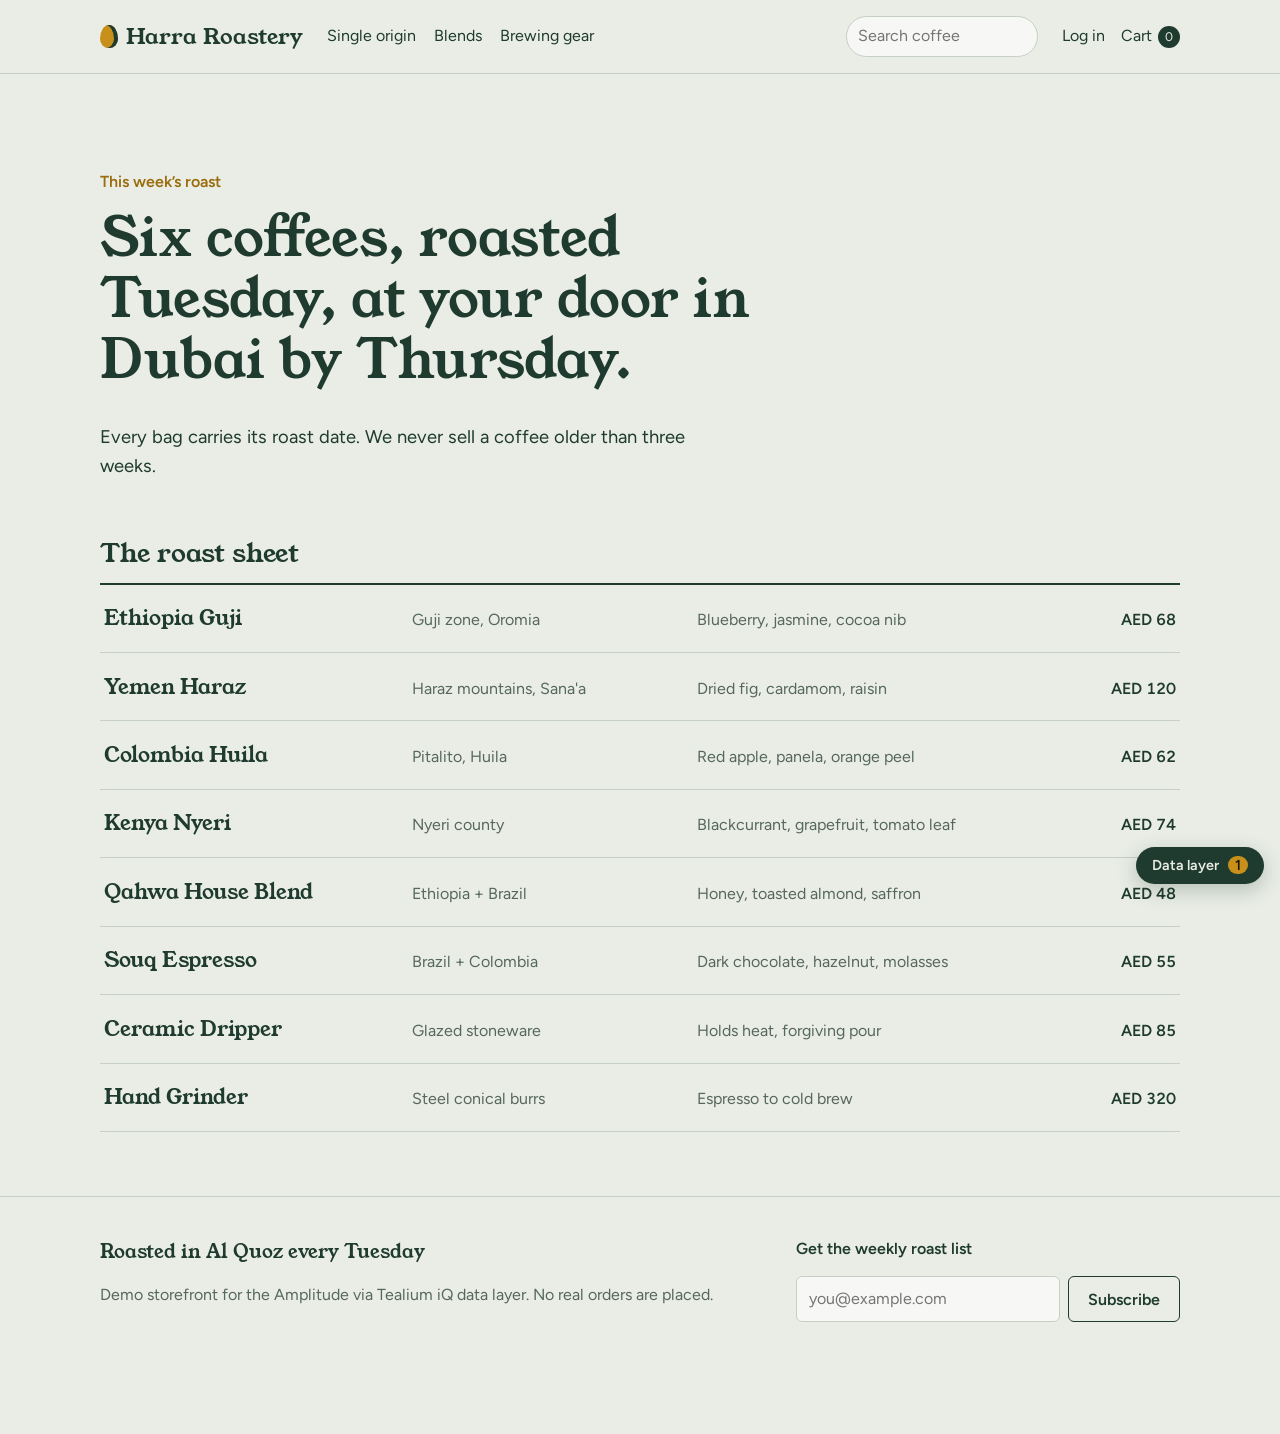
<file: index.html>
<!doctype html>
<html lang="en" data-page="index">
<head>
  <meta charset="utf-8">
  <meta name="viewport" content="width=device-width, initial-scale=1">
  <title>Harra Roastery – Specialty coffee, Dubai</title>
  <link rel="preconnect" href="https://fonts.googleapis.com">
  <link rel="preconnect" href="https://fonts.gstatic.com" crossorigin>
  <link href="https://fonts.googleapis.com/css2?family=Figtree:wght@400;600;700&family=Young+Serif&display=swap" rel="stylesheet">
  <link rel="stylesheet" href="assets/styles.css">

  <!-- 1. Data layer: config + catalog, then utag_data is built and utag.js (or the simulation) is loaded -->
  <script src="assets/config.js"></script>
  <script src="assets/catalog.js"></script>
  <script src="assets/datalayer.js"></script>
  <!-- 2. Storefront UI -->
  <script src="assets/site.js" defer></script>
</head>
<body>
  <main id="main"></main>
</body>
</html>
</file>
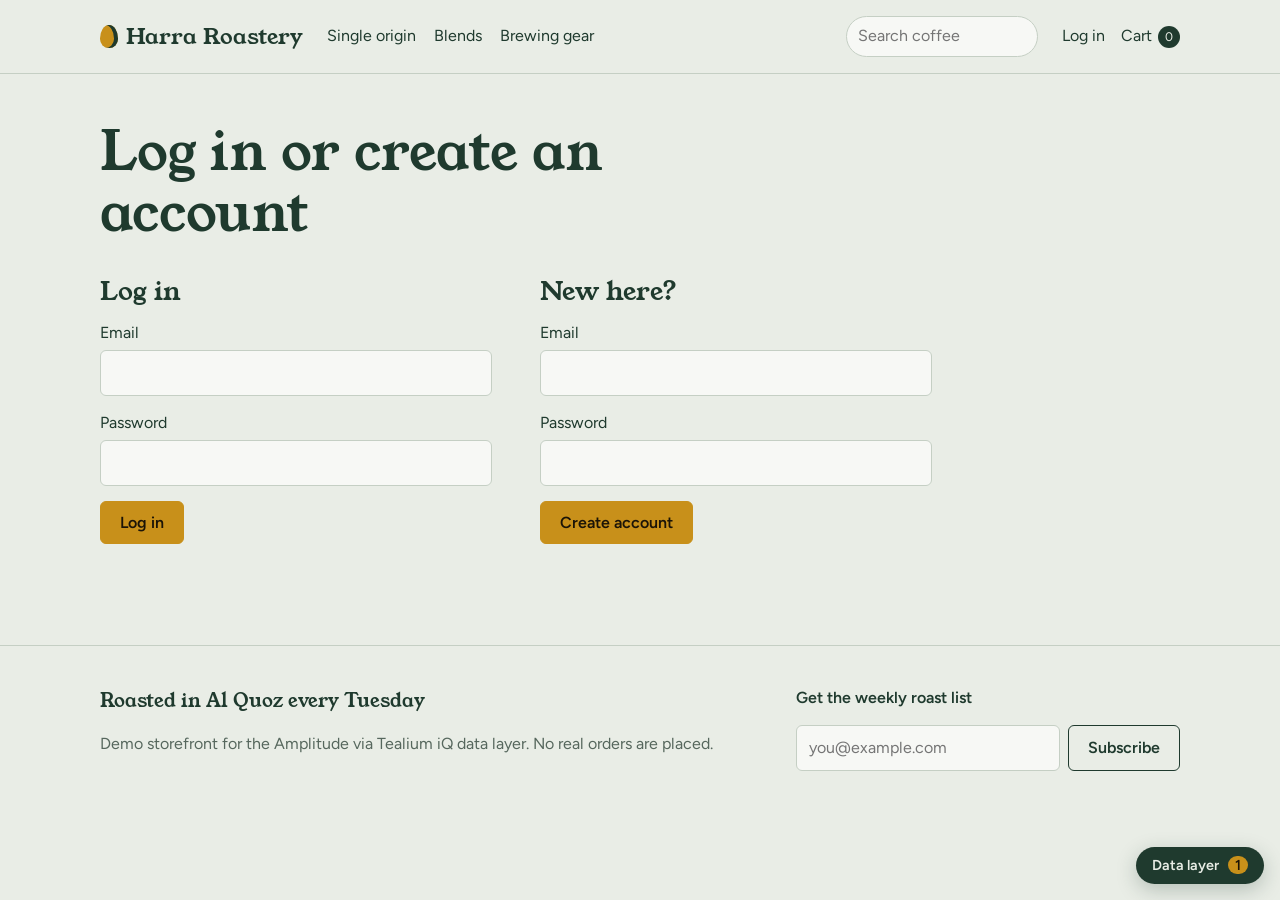
<file: account.html>
<!doctype html>
<html lang="en" data-page="account">
<head>
  <meta charset="utf-8">
  <meta name="viewport" content="width=device-width, initial-scale=1">
  <title>Account – Harra Roastery</title>
  <link rel="preconnect" href="https://fonts.googleapis.com">
  <link rel="preconnect" href="https://fonts.gstatic.com" crossorigin>
  <link href="https://fonts.googleapis.com/css2?family=Figtree:wght@400;600;700&family=Young+Serif&display=swap" rel="stylesheet">
  <link rel="stylesheet" href="assets/styles.css">

  <!-- 1. Data layer: config + catalog, then utag_data is built and utag.js (or the simulation) is loaded -->
  <script src="assets/config.js"></script>
  <script src="assets/catalog.js"></script>
  <script src="assets/datalayer.js"></script>
  <!-- 2. Storefront UI -->
  <script src="assets/site.js" defer></script>
</head>
<body>
  <main id="main"></main>
</body>
</html>
</file>
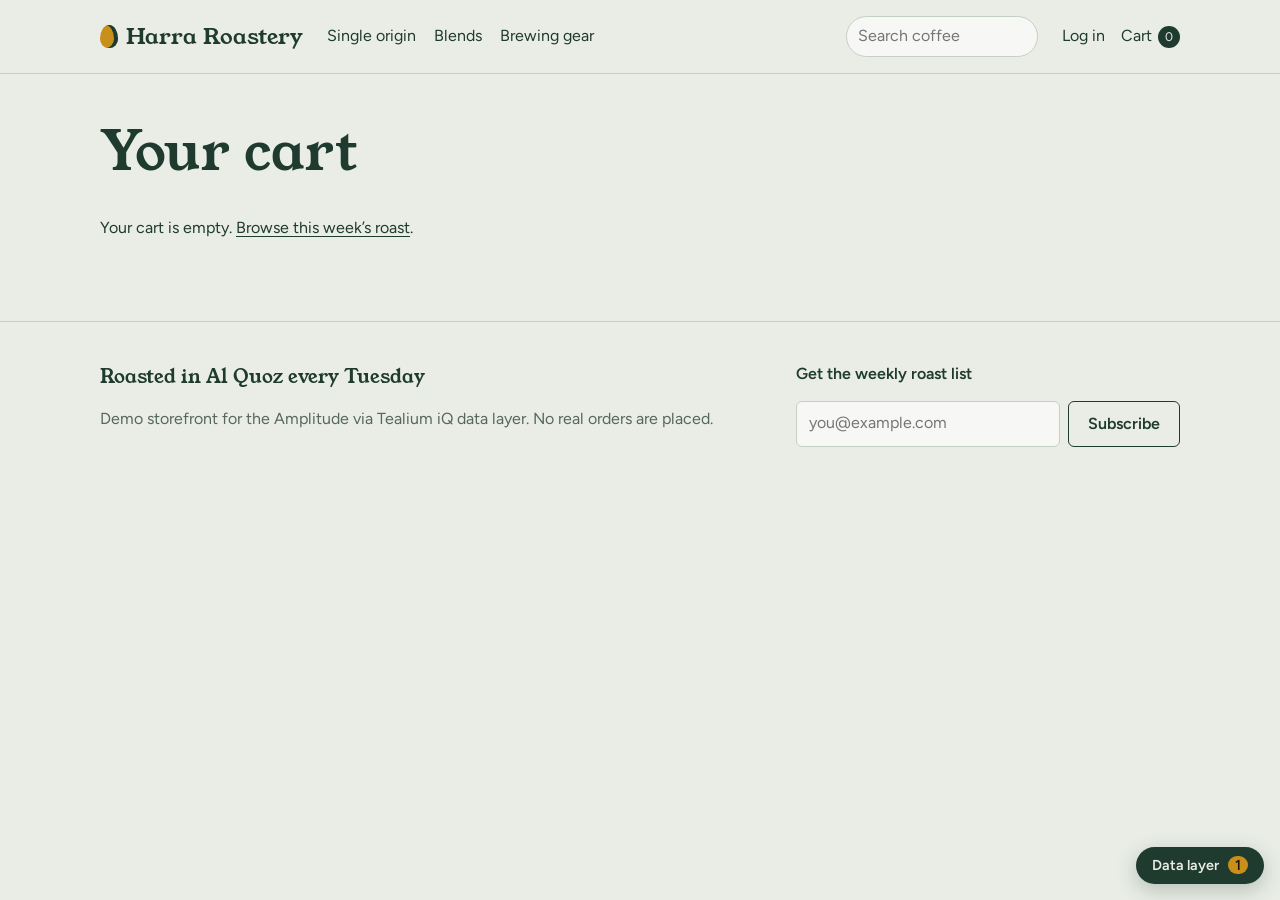
<file: cart.html>
<!doctype html>
<html lang="en" data-page="cart">
<head>
  <meta charset="utf-8">
  <meta name="viewport" content="width=device-width, initial-scale=1">
  <title>Cart – Harra Roastery</title>
  <link rel="preconnect" href="https://fonts.googleapis.com">
  <link rel="preconnect" href="https://fonts.gstatic.com" crossorigin>
  <link href="https://fonts.googleapis.com/css2?family=Figtree:wght@400;600;700&family=Young+Serif&display=swap" rel="stylesheet">
  <link rel="stylesheet" href="assets/styles.css">

  <!-- 1. Data layer: config + catalog, then utag_data is built and utag.js (or the simulation) is loaded -->
  <script src="assets/config.js"></script>
  <script src="assets/catalog.js"></script>
  <script src="assets/datalayer.js"></script>
  <!-- 2. Storefront UI -->
  <script src="assets/site.js" defer></script>
</head>
<body>
  <main id="main"></main>
</body>
</html>
</file>
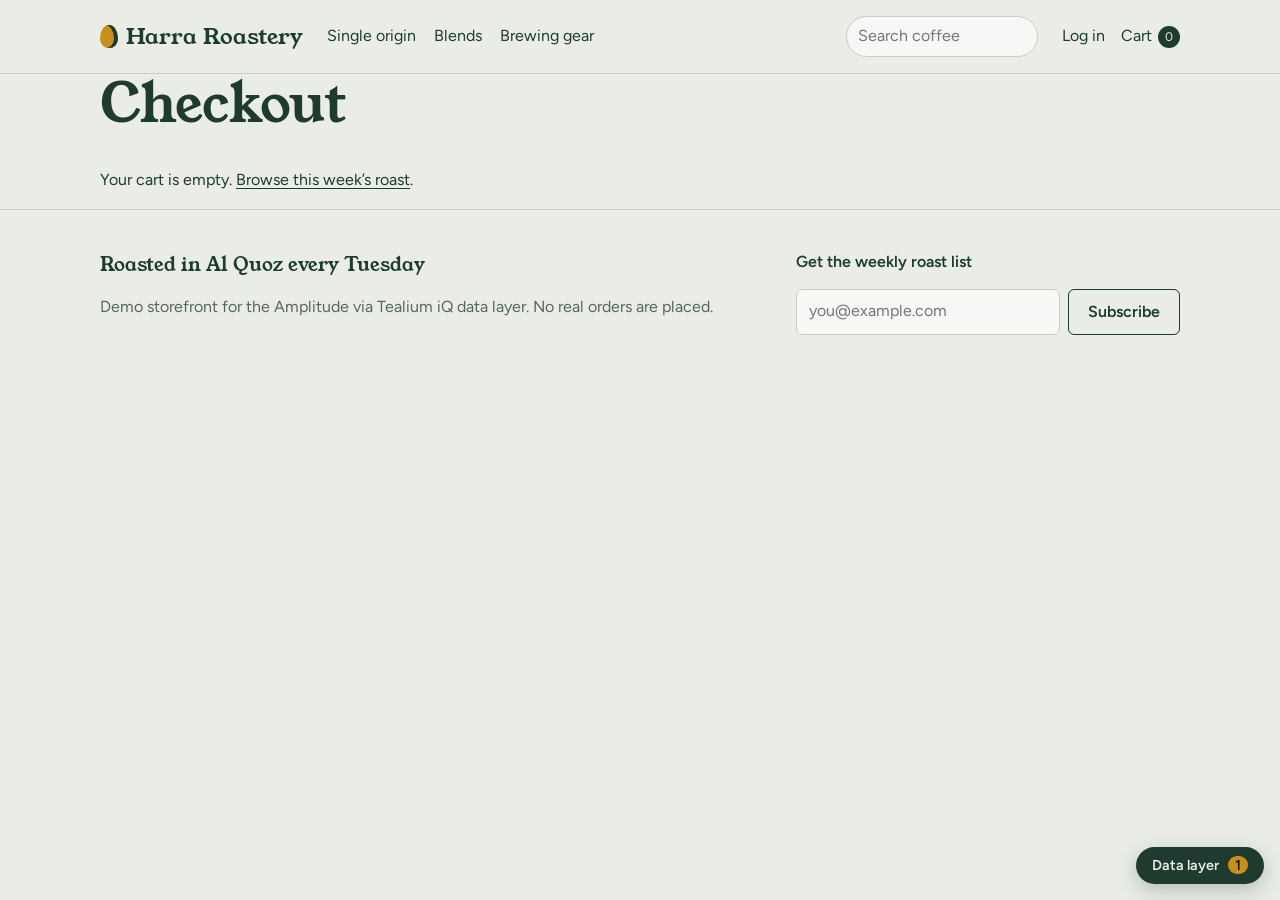
<file: checkout.html>
<!doctype html>
<html lang="en" data-page="checkout">
<head>
  <meta charset="utf-8">
  <meta name="viewport" content="width=device-width, initial-scale=1">
  <title>Checkout – Harra Roastery</title>
  <link rel="preconnect" href="https://fonts.googleapis.com">
  <link rel="preconnect" href="https://fonts.gstatic.com" crossorigin>
  <link href="https://fonts.googleapis.com/css2?family=Figtree:wght@400;600;700&family=Young+Serif&display=swap" rel="stylesheet">
  <link rel="stylesheet" href="assets/styles.css">

  <!-- 1. Data layer: config + catalog, then utag_data is built and utag.js (or the simulation) is loaded -->
  <script src="assets/config.js"></script>
  <script src="assets/catalog.js"></script>
  <script src="assets/datalayer.js"></script>
  <!-- 2. Storefront UI -->
  <script src="assets/site.js" defer></script>
</head>
<body>
  <main id="main"></main>
</body>
</html>
</file>
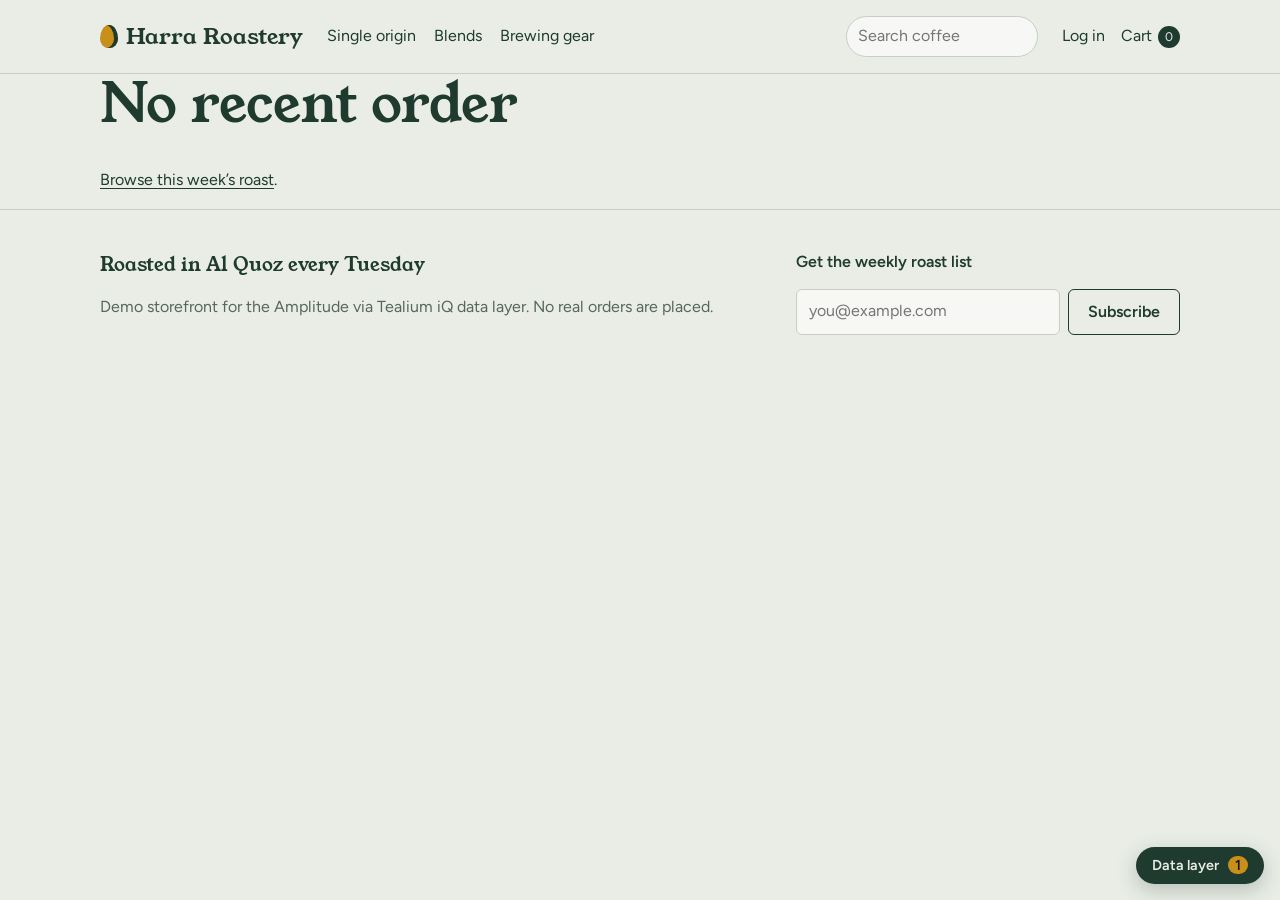
<file: confirmation.html>
<!doctype html>
<html lang="en" data-page="confirmation">
<head>
  <meta charset="utf-8">
  <meta name="viewport" content="width=device-width, initial-scale=1">
  <title>Order confirmed – Harra Roastery</title>
  <link rel="preconnect" href="https://fonts.googleapis.com">
  <link rel="preconnect" href="https://fonts.gstatic.com" crossorigin>
  <link href="https://fonts.googleapis.com/css2?family=Figtree:wght@400;600;700&family=Young+Serif&display=swap" rel="stylesheet">
  <link rel="stylesheet" href="assets/styles.css">

  <!-- 1. Data layer: config + catalog, then utag_data is built and utag.js (or the simulation) is loaded -->
  <script src="assets/config.js"></script>
  <script src="assets/catalog.js"></script>
  <script src="assets/datalayer.js"></script>
  <!-- 2. Storefront UI -->
  <script src="assets/site.js" defer></script>
</head>
<body>
  <main id="main"></main>
</body>
</html>
</file>
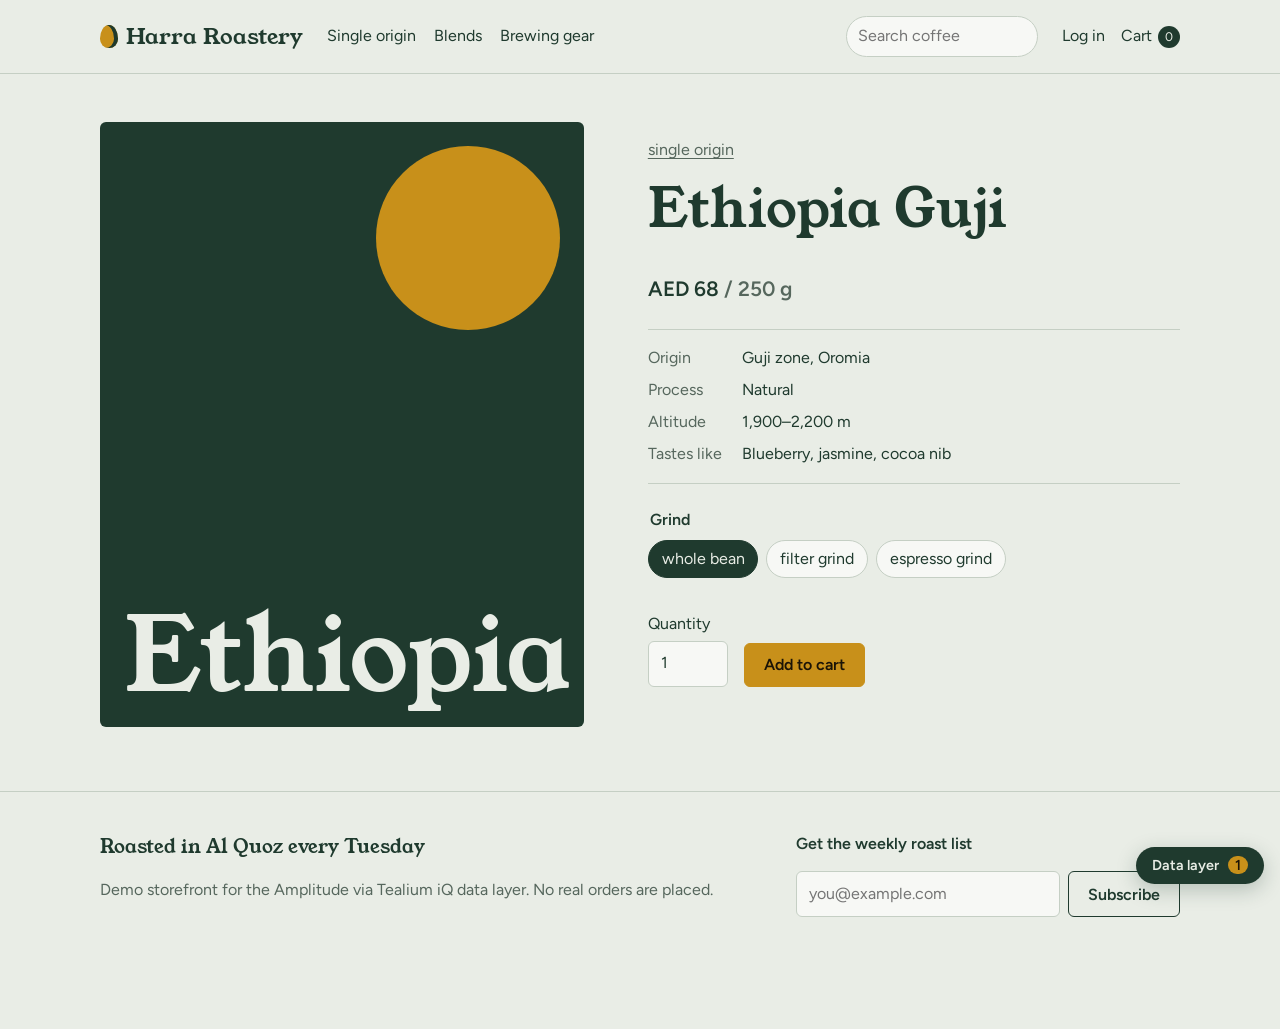
<file: product.html>
<!doctype html>
<html lang="en" data-page="product">
<head>
  <meta charset="utf-8">
  <meta name="viewport" content="width=device-width, initial-scale=1">
  <title>Coffee – Harra Roastery</title>
  <link rel="preconnect" href="https://fonts.googleapis.com">
  <link rel="preconnect" href="https://fonts.gstatic.com" crossorigin>
  <link href="https://fonts.googleapis.com/css2?family=Figtree:wght@400;600;700&family=Young+Serif&display=swap" rel="stylesheet">
  <link rel="stylesheet" href="assets/styles.css">

  <!-- 1. Data layer: config + catalog, then utag_data is built and utag.js (or the simulation) is loaded -->
  <script src="assets/config.js"></script>
  <script src="assets/catalog.js"></script>
  <script src="assets/datalayer.js"></script>
  <!-- 2. Storefront UI -->
  <script src="assets/site.js" defer></script>
</head>
<body>
  <main id="main"></main>
</body>
</html>
</file>
<file: assets/styles.css>
/* Harra Roastery demo — tokens */
:root {
  --paper: #E9EDE6;     /* sage paper */
  --surface: #F7F8F5;
  --ink: #1F3A2E;       /* cardamom green */
  --muted: #56675D;
  --line: #C5CFC4;
  --saffron: #C8901A;
  --saffron-deep: #9A6C0C;
  --serif: "Young Serif", Georgia, "Times New Roman", serif;
  --sans: "Figtree", system-ui, -apple-system, "Segoe UI", Roboto, sans-serif;
  --mono: ui-monospace, SFMono-Regular, Menlo, Consolas, monospace;
}
* { box-sizing: border-box; }
html { -webkit-text-size-adjust: 100%; }
body { margin: 0; background: var(--paper); color: var(--ink); font: 400 1rem/1.55 var(--sans); }
a { color: inherit; text-underline-offset: 3px; }
a:hover { color: var(--saffron-deep); }
:focus-visible { outline: 3px solid var(--saffron); outline-offset: 2px; }
.wrap { width: min(1080px, 100% - 2.5rem); margin-inline: auto; }
.sr { position: absolute; width: 1px; height: 1px; overflow: hidden; clip: rect(0 0 0 0); }
.muted { color: var(--muted); }
h1, h2 { font-family: var(--serif); font-weight: 400; line-height: 1.12; margin: 0 0 .6em; }
h1 { font-size: clamp(2rem, 4.5vw, 3.4rem); max-width: 20ch; }
h2 { font-size: 1.6rem; }
.lead { font-size: 1.15rem; max-width: 52ch; }

/* header */
.top { border-bottom: 1px solid var(--line); background: var(--paper); }
.top-inner { display: flex; align-items: center; gap: 1.5rem; padding: 1rem 0; flex-wrap: wrap; }
.brand { font-family: var(--serif); font-size: 1.35rem; text-decoration: none; display: flex; align-items: center; gap: .55rem; }
.brand-mark { width: 1.1rem; height: 1.4rem; background: var(--saffron); border-radius: 50% 50% 50% 50% / 60% 60% 40% 40%; box-shadow: inset -4px 0 0 var(--ink); }
.nav { display: flex; gap: 1.1rem; }
.nav a { text-decoration: none; }
.nav a[aria-current] { text-decoration: underline; text-decoration-color: var(--saffron); text-decoration-thickness: 2px; }
.search { margin-left: auto; }
.search input { font: inherit; padding: .45rem .7rem; border: 1px solid var(--line); border-radius: 999px; background: var(--surface); width: 12rem; color: var(--ink); }
.top-actions { display: flex; gap: 1rem; align-items: center; }
.top-actions a { text-decoration: none; }
.count { display: inline-grid; place-items: center; min-width: 1.4rem; height: 1.4rem; margin-left: .35rem; padding: 0 .3rem; border-radius: 999px; background: var(--ink); color: var(--paper); font-size: .78rem; }

/* home */
.hero { padding: clamp(3rem, 8vw, 6rem) 0 2.5rem; }
.hero-date { color: var(--saffron-deep); font-weight: 600; margin: 0 0 .8rem; }
.sheet { padding-bottom: 4rem; }
.roast-list { list-style: none; margin: 0; padding: 0; border-top: 2px solid var(--ink); }
.roast-row a { display: grid; grid-template-columns: 1.3fr 1.2fr 1.6fr 6.5rem; gap: 1rem; align-items: baseline; padding: 1.1rem .25rem; border-bottom: 1px solid var(--line); text-decoration: none; }
.roast-row a:hover { background: var(--surface); color: var(--ink); }
.roast-row a:hover .r-name { text-decoration: underline; text-decoration-color: var(--saffron); }
.r-name { font-family: var(--serif); font-size: 1.3rem; }
.r-origin, .r-notes { color: var(--muted); }
.r-price { font-variant-numeric: tabular-nums; font-weight: 600; text-align: right; }

/* product */
.pdp { display: grid; grid-template-columns: minmax(0, 1fr) minmax(0, 1.1fr); gap: clamp(1.5rem, 5vw, 4rem); padding: 3rem 0 4rem; }
.pdp-art { aspect-ratio: 4 / 5; background: var(--ink); border-radius: 6px; display: flex; align-items: flex-end; padding: 1.5rem; overflow: hidden; position: relative; }
.pdp-art::before { content: ""; position: absolute; inset: 1.5rem 1.5rem auto auto; width: 38%; aspect-ratio: 1; border-radius: 50%; background: var(--saffron); }
.pdp-art span { font-family: var(--serif); color: var(--paper); font-size: clamp(3rem, 9vw, 6.5rem); line-height: .9; position: relative; }
.pdp-price { font-size: 1.3rem; font-weight: 600; }
.specs { display: grid; grid-template-columns: auto 1fr; gap: .45rem 1.25rem; margin: 1.5rem 0; padding: 1rem 0; border-block: 1px solid var(--line); }
.specs dt { color: var(--muted); }
.specs dd { margin: 0; }
.grind { border: 0; padding: 0; margin: 0 0 1.2rem; display: flex; gap: .5rem; flex-wrap: wrap; }
.grind legend { margin-bottom: .5rem; font-weight: 600; }
.grind label { border: 1px solid var(--line); border-radius: 999px; padding: .35rem .8rem; cursor: pointer; background: var(--surface); }
.grind label:has(input:checked) { border-color: var(--ink); background: var(--ink); color: var(--paper); }
.grind input { position: absolute; opacity: 0; }
.grind label:has(input:focus-visible) { outline: 3px solid var(--saffron); outline-offset: 2px; }
.buy-row { display: flex; gap: 1rem; align-items: end; flex-wrap: wrap; }
.qty { display: grid; gap: .25rem; margin-bottom: 0; }
.qty input { width: 5rem; }

/* forms & buttons */
input { font: inherit; color: var(--ink); padding: .6rem .75rem; border: 1px solid var(--line); border-radius: 6px; background: var(--surface); }
label { display: grid; gap: .3rem; margin-bottom: .9rem; }
label.radio { display: flex; gap: .5rem; align-items: center; }
fieldset { border: 0; padding: 0; margin: 0 0 1rem; }
legend { font-weight: 600; margin-bottom: .6rem; }
.btn { font: 600 1rem var(--sans); padding: .7rem 1.2rem; border-radius: 6px; border: 1px solid var(--ink); background: transparent; color: var(--ink); cursor: pointer; text-decoration: none; display: inline-block; }
.btn:hover { background: var(--surface); color: var(--ink); }
.btn-main { background: var(--saffron); border-color: var(--saffron); color: #1b1407; }
.btn-main:hover { background: var(--saffron-deep); border-color: var(--saffron-deep); color: #fff; }
.link-btn { background: none; border: 0; padding: 0; font: inherit; color: var(--muted); text-decoration: underline; cursor: pointer; }
.add-msg, .co-error, .auth-msg { min-height: 1.5em; margin: .8rem 0 0; }
.co-error, .auth-msg { color: #8A2F2F; }

/* cart & checkout */
.cart, .checkout, .account, .confirm { padding: 3rem 0 4rem; }
.lines { list-style: none; padding: 0; margin: 0 0 1.5rem; border-top: 2px solid var(--ink); }
.line { display: grid; grid-template-columns: 1fr auto auto; gap: 1.25rem; align-items: center; padding: 1rem 0; border-bottom: 1px solid var(--line); }
.line-name { font-family: var(--serif); font-size: 1.2rem; display: block; text-decoration: none; }
.line-price { font-variant-numeric: tabular-nums; font-weight: 600; }
.cart-foot { display: flex; justify-content: space-between; align-items: center; gap: 1rem; flex-wrap: wrap; }
.total { font-size: 1.15rem; margin: 0; }
.co-grid { display: grid; grid-template-columns: minmax(0, 1.2fr) minmax(0, 1fr); gap: 3rem; align-items: start; }
#co { max-width: 32rem; }
.summary { background: var(--surface); border: 1px solid var(--line); border-radius: 6px; padding: 1.5rem; }
.summary dl { display: grid; grid-template-columns: 1fr auto; gap: .5rem 0; margin: 0 0 1rem; font-variant-numeric: tabular-nums; }
.summary dd { margin: 0; text-align: right; padding-left: 1rem; }
.summary .grand { font-weight: 700; padding-top: .5rem; border-top: 1px solid var(--line); }
.auth-grid { display: grid; grid-template-columns: repeat(2, minmax(0, 1fr)); gap: 3rem; max-width: 52rem; }

/* footer */
.foot { border-top: 1px solid var(--line); padding: 2.5rem 0 6rem; }
.foot-inner { display: grid; grid-template-columns: 1fr minmax(0, 24rem); gap: 2rem; }
.foot-title { font-family: var(--serif); font-size: 1.2rem; margin: 0 0 .4rem; }
.news label { font-weight: 600; }
.news-row { display: flex; gap: .5rem; }
.news-row input { flex: 1; min-width: 0; }

/* inspector */
.insp { position: fixed; right: 1rem; bottom: 1rem; z-index: 50; font-size: .85rem; }
.insp-toggle { font: 600 .9rem var(--sans); background: var(--ink); color: var(--paper); border: 0; border-radius: 999px; padding: .6rem 1rem; cursor: pointer; box-shadow: 0 6px 20px rgba(31, 58, 46, .25); float: right; }
.insp-n { display: inline-block; margin-left: .35rem; background: var(--saffron); color: #1b1407; border-radius: 999px; padding: 0 .45rem; }
.insp-panel { clear: both; margin-bottom: .6rem; width: min(26rem, calc(100vw - 2rem)); max-height: 70vh; overflow: auto; background: var(--surface); border: 1px solid var(--line); border-radius: 8px; padding: 1rem; box-shadow: 0 12px 40px rgba(31, 58, 46, .2); }
.insp-panel[hidden] { display: none; }
.insp-head { display: flex; justify-content: space-between; gap: 1rem; align-items: start; }
.insp-mode { margin: 0 0 .8rem; }
.insp h3 { font-size: .9rem; margin: 1rem 0 .4rem; }
.insp pre { font: .75rem/1.45 var(--mono); background: var(--paper); padding: .6rem; border-radius: 4px; overflow-x: auto; margin: .4rem 0 0; white-space: pre; }
.insp summary { cursor: pointer; font-weight: 600; }
.insp-log { list-style: none; padding: 0; margin: 0; }
.insp-log li { border-left: 3px solid var(--line); padding: .3rem 0 .3rem .6rem; margin-bottom: .3rem; }
.insp-log li summary { font: .78rem var(--mono); font-weight: 400; }
.insp-log .k-link { border-color: var(--saffron); }
.insp-log .k-view { border-color: var(--ink); }
.insp-log .k-amplitude { border-color: #4F7FB0; }

@media (max-width: 760px) {
  .top-inner { gap: .75rem 1rem; }
  .brand { order: 1; }
  .top-actions { order: 2; margin-left: auto; }
  .nav { order: 3; width: 100%; }
  .search { order: 4; width: 100%; margin: 0; }
  .search input { width: 100%; }
  .roast-row a { grid-template-columns: 1fr auto; row-gap: .2rem; }
  .r-origin, .r-notes { grid-column: 1 / -1; }
  .r-price { order: 1; } .r-origin { order: 2; } .r-notes { order: 3; }
  .pdp, .co-grid, .auth-grid, .foot-inner { grid-template-columns: 1fr; }
  .pdp-art { aspect-ratio: 16 / 10; }
}
@media (prefers-reduced-motion: reduce) { * { transition: none !important; animation: none !important; } }
</file>
